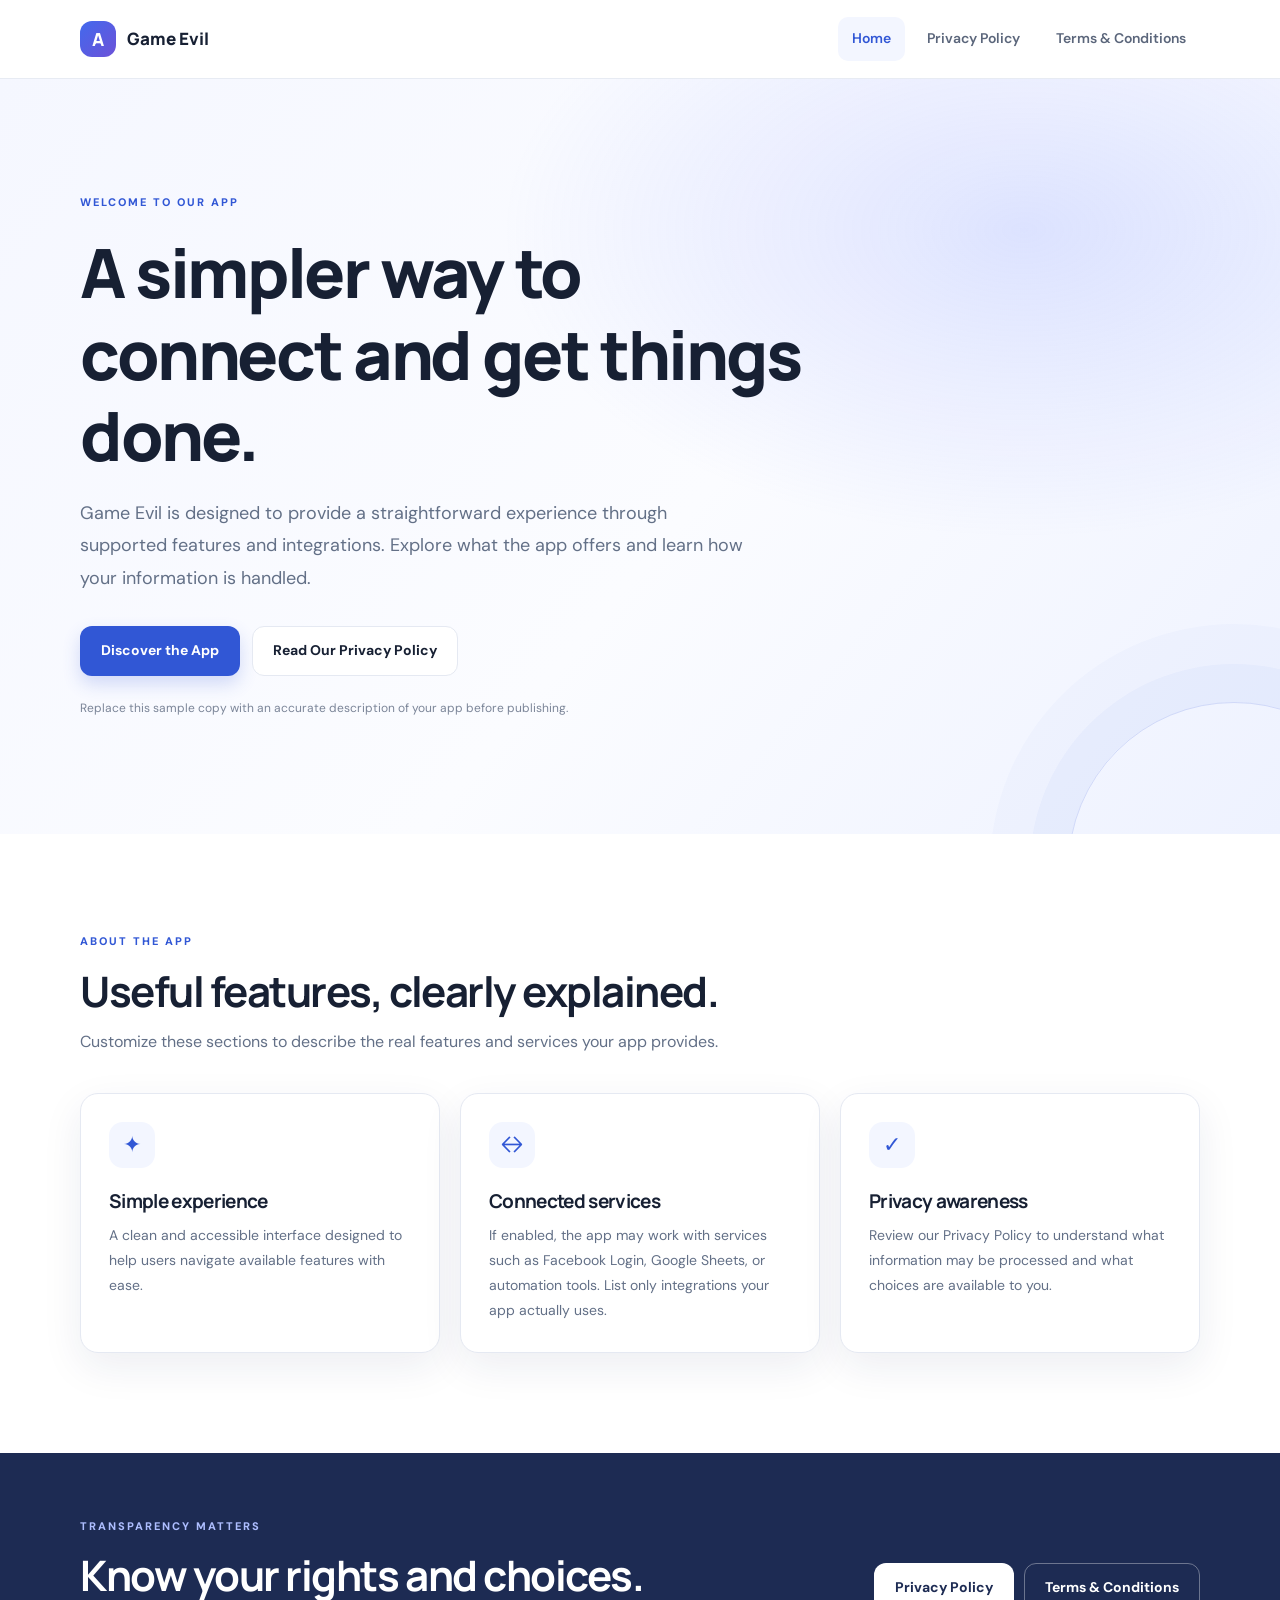
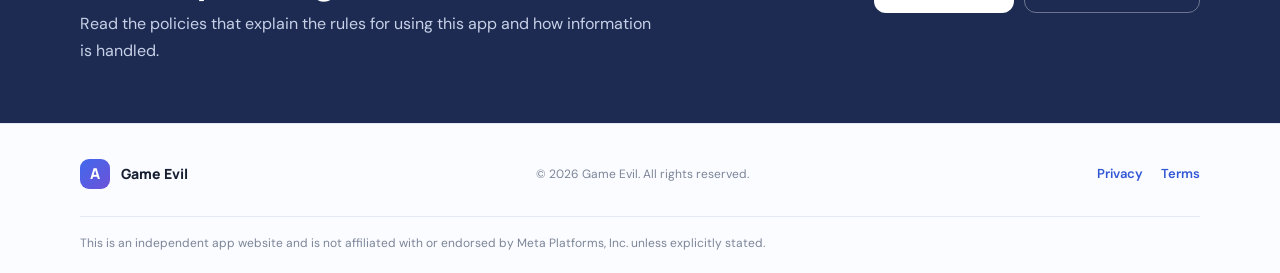
<file: index.html>
<!DOCTYPE html>
<html lang="en">
<head>
  <meta charset="UTF-8">
  <meta name="viewport" content="width=device-width, initial-scale=1.0">
  <meta name="description" content="Learn about our Facebook app, its features, and how we handle information.">
  <title>Home | Game Evil</title>
  <link rel="stylesheet" href="style.css">
</head>
<body>
  <header class="site-header">
    <nav class="navbar container" aria-label="Main navigation">
      <a class="brand" href="index.html"><span class="brand-mark">A</span><span>Game Evil</span></a>
      <button class="menu-toggle" aria-label="Toggle navigation" aria-expanded="false">☰</button>
      <div class="nav-links">
        <a class="active" href="index.html">Home</a>
        <a href="privacy-policy.html">Privacy Policy</a>
        <a href="terms.html">Terms &amp; Conditions</a>
      </div>
    </nav>
  </header>

  <main>
    <section class="hero">
      <div class="container hero-content">
        <span class="eyebrow">WELCOME TO OUR APP</span>
        <h1>A simpler way to connect and get things done.</h1>
        <p class="hero-text">Game Evil is designed to provide a straightforward experience through supported features and integrations. Explore what the app offers and learn how your information is handled.</p>
        <div class="hero-actions">
          <a class="button button-primary" href="#about">Discover the App</a>
          <a class="button button-secondary" href="privacy-policy.html">Read Our Privacy Policy</a>
        </div>
        <p class="small-note">Replace this sample copy with an accurate description of your app before publishing.</p>
      </div>
    </section>

    <section id="about" class="section container">
      <div class="section-heading">
        <span class="eyebrow">ABOUT THE APP</span>
        <h2>Useful features, clearly explained.</h2>
        <p>Customize these sections to describe the real features and services your app provides.</p>
      </div>
      <div class="feature-grid">
        <article class="feature-card">
          <div class="feature-icon">✦</div>
          <h3>Simple experience</h3>
          <p>A clean and accessible interface designed to help users navigate available features with ease.</p>
        </article>
        <article class="feature-card">
          <div class="feature-icon">↔</div>
          <h3>Connected services</h3>
          <p>If enabled, the app may work with services such as Facebook Login, Google Sheets, or automation tools. List only integrations your app actually uses.</p>
        </article>
        <article class="feature-card">
          <div class="feature-icon">✓</div>
          <h3>Privacy awareness</h3>
          <p>Review our Privacy Policy to understand what information may be processed and what choices are available to you.</p>
        </article>
      </div>
    </section>

    <section class="cta-band">
      <div class="container cta-content">
        <div>
          <span class="eyebrow">TRANSPARENCY MATTERS</span>
          <h2>Know your rights and choices.</h2>
          <p>Read the policies that explain the rules for using this app and how information is handled.</p>
        </div>
        <div class="cta-links">
          <a class="button button-light" href="privacy-policy.html">Privacy Policy</a>
          <a class="button button-outline-light" href="terms.html">Terms &amp; Conditions</a>
        </div>
      </div>
    </section>
  </main>

  <footer class="site-footer">
    <div class="container footer-inner">
      <a class="brand footer-brand" href="index.html"><span class="brand-mark">A</span><span>Game Evil</span></a>
      <p>© <span class="year"></span> Game Evil. All rights reserved.</p>
      <div class="footer-links"><a href="privacy-policy.html">Privacy</a><a href="terms.html">Terms</a></div>
    </div>
    <div class="container footer-disclaimer">This is an independent app website and is not affiliated with or endorsed by Meta Platforms, Inc. unless explicitly stated.</div>
  </footer>
  <script src="script.js"></script>
</body>
</html>
</file>
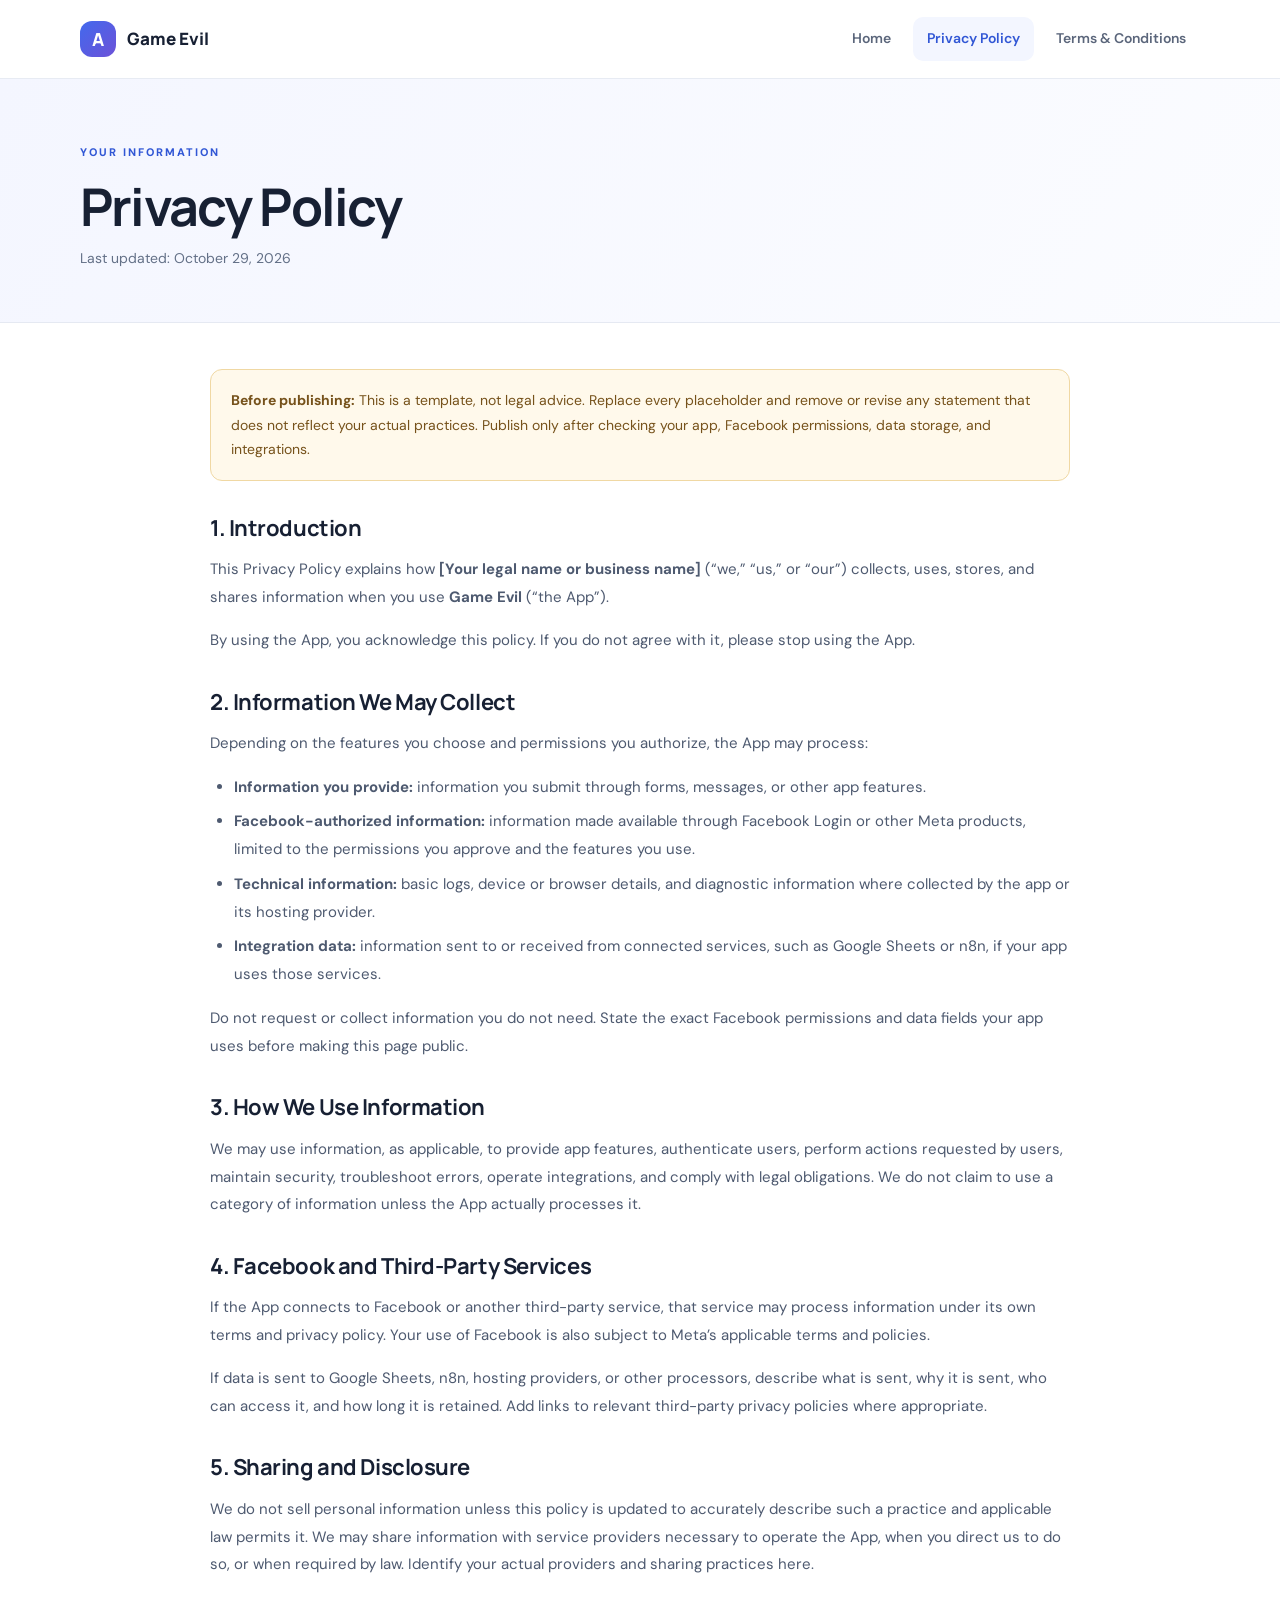
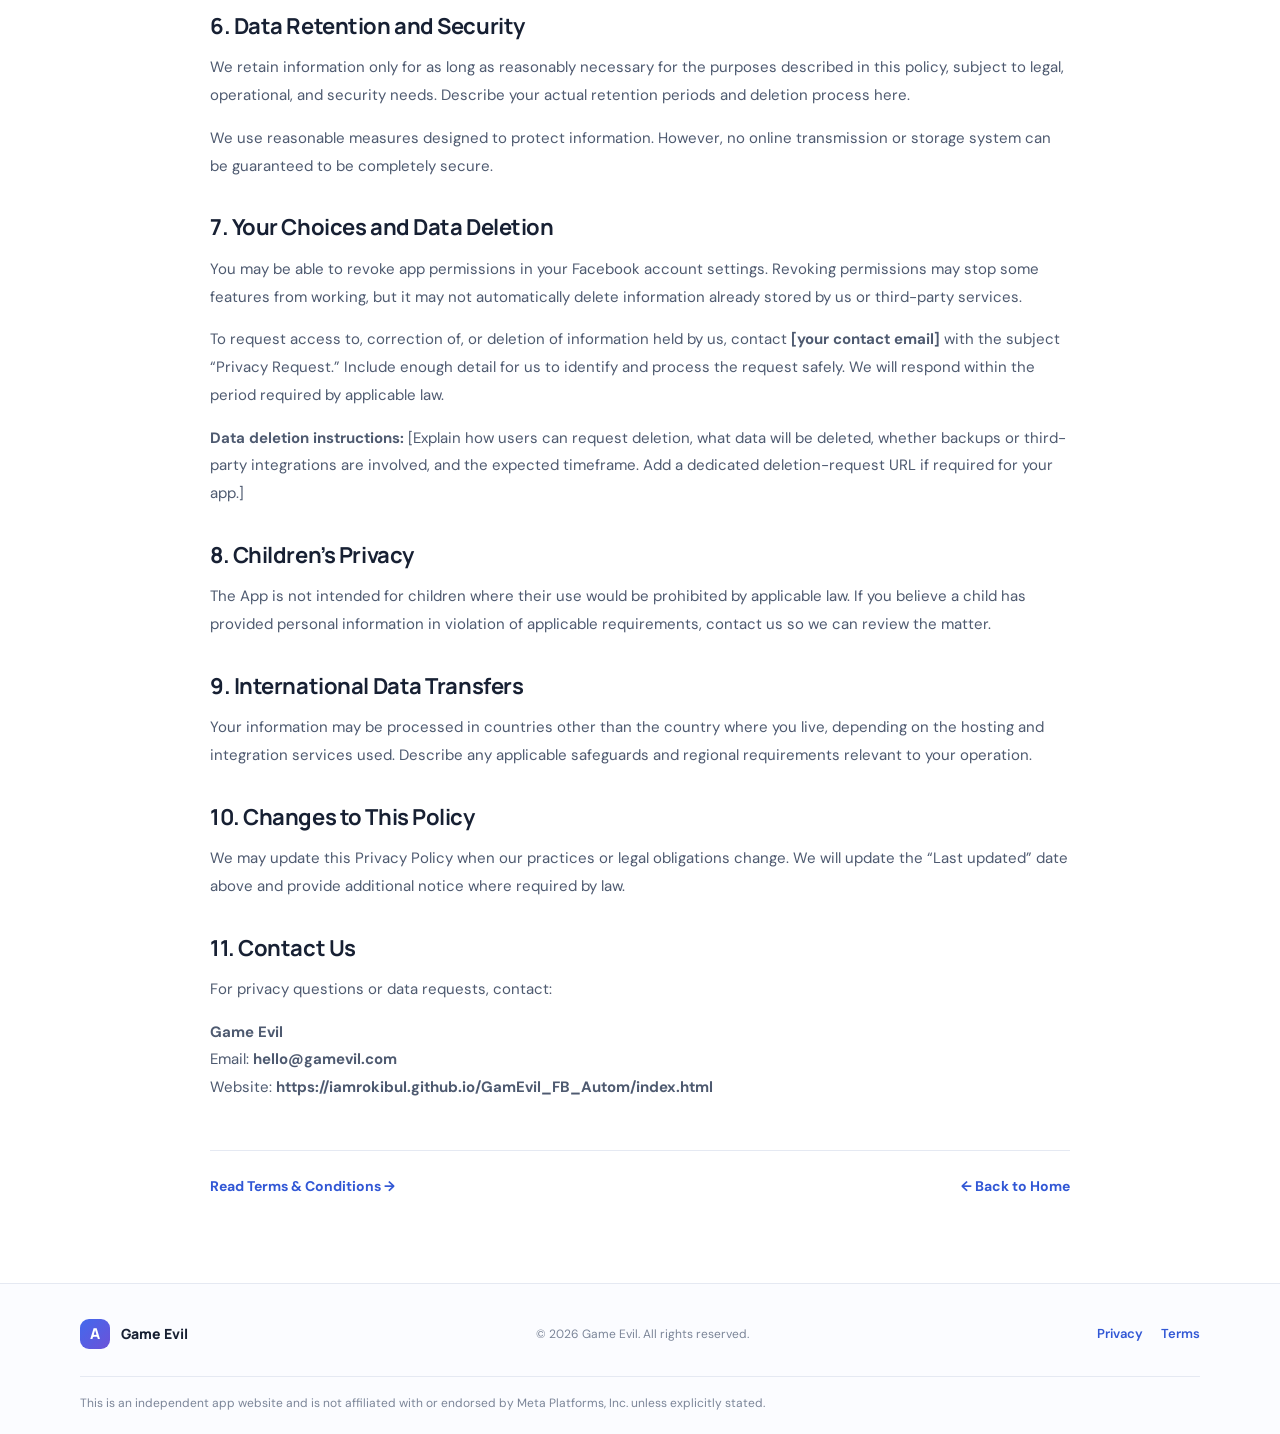
<file: privacy-policy.html>
<!DOCTYPE html>
<html lang="en">
<head>
  <meta charset="UTF-8">
  <meta name="viewport" content="width=device-width, initial-scale=1.0">
  <meta name="description" content="Privacy Policy for Game Evil.">
  <title>Privacy Policy | Game Evil</title>
  <link rel="stylesheet" href="style.css">
</head>
<body>
  <header class="site-header">
    <nav class="navbar container" aria-label="Main navigation">
      <a class="brand" href="index.html"><span class="brand-mark">A</span><span>Game Evil</span></a>
      <button class="menu-toggle" aria-label="Toggle navigation" aria-expanded="false">☰</button>
      <div class="nav-links">
        <a href="index.html">Home</a>
        <a class="active" href="privacy-policy.html">Privacy Policy</a>
        <a href="terms.html">Terms &amp; Conditions</a>
      </div>
    </nav>
  </header>

  <main class="legal-main">
    <section class="legal-hero">
      <div class="container">
        <span class="eyebrow">YOUR INFORMATION</span>
        <h1>Privacy Policy</h1>
        <p>Last updated: October 29, 2026</p>
      </div>
    </section>
    <article class="legal-content container">
      <div class="notice"><strong>Before publishing:</strong> This is a template, not legal advice. Replace every placeholder and remove or revise any statement that does not reflect your actual practices. Publish only after checking your app, Facebook permissions, data storage, and integrations.</div>

      <h2>1. Introduction</h2>
      <p>This Privacy Policy explains how <strong>[Your legal name or business name]</strong> (“we,” “us,” or “our”) collects, uses, stores, and shares information when you use <strong>Game Evil</strong> (“the App”).</p>
      <p>By using the App, you acknowledge this policy. If you do not agree with it, please stop using the App.</p>

      <h2>2. Information We May Collect</h2>
      <p>Depending on the features you choose and permissions you authorize, the App may process:</p>
      <ul>
        <li><strong>Information you provide:</strong> information you submit through forms, messages, or other app features.</li>
        <li><strong>Facebook-authorized information:</strong> information made available through Facebook Login or other Meta products, limited to the permissions you approve and the features you use.</li>
        <li><strong>Technical information:</strong> basic logs, device or browser details, and diagnostic information where collected by the app or its hosting provider.</li>
        <li><strong>Integration data:</strong> information sent to or received from connected services, such as Google Sheets or n8n, if your app uses those services.</li>
      </ul>
      <p>Do not request or collect information you do not need. State the exact Facebook permissions and data fields your app uses before making this page public.</p>

      <h2>3. How We Use Information</h2>
      <p>We may use information, as applicable, to provide app features, authenticate users, perform actions requested by users, maintain security, troubleshoot errors, operate integrations, and comply with legal obligations. We do not claim to use a category of information unless the App actually processes it.</p>

      <h2>4. Facebook and Third-Party Services</h2>
      <p>If the App connects to Facebook or another third-party service, that service may process information under its own terms and privacy policy. Your use of Facebook is also subject to Meta’s applicable terms and policies.</p>
      <p>If data is sent to Google Sheets, n8n, hosting providers, or other processors, describe what is sent, why it is sent, who can access it, and how long it is retained. Add links to relevant third-party privacy policies where appropriate.</p>

      <h2>5. Sharing and Disclosure</h2>
      <p>We do not sell personal information unless this policy is updated to accurately describe such a practice and applicable law permits it. We may share information with service providers necessary to operate the App, when you direct us to do so, or when required by law. Identify your actual providers and sharing practices here.</p>

      <h2>6. Data Retention and Security</h2>
      <p>We retain information only for as long as reasonably necessary for the purposes described in this policy, subject to legal, operational, and security needs. Describe your actual retention periods and deletion process here.</p>
      <p>We use reasonable measures designed to protect information. However, no online transmission or storage system can be guaranteed to be completely secure.</p>

      <h2>7. Your Choices and Data Deletion</h2>
      <p>You may be able to revoke app permissions in your Facebook account settings. Revoking permissions may stop some features from working, but it may not automatically delete information already stored by us or third-party services.</p>
      <p>To request access to, correction of, or deletion of information held by us, contact <strong>[your contact email]</strong> with the subject “Privacy Request.” Include enough detail for us to identify and process the request safely. We will respond within the period required by applicable law.</p>
      <p><strong>Data deletion instructions:</strong> [Explain how users can request deletion, what data will be deleted, whether backups or third-party integrations are involved, and the expected timeframe. Add a dedicated deletion-request URL if required for your app.]</p>

      <h2>8. Children’s Privacy</h2>
      <p>The App is not intended for children where their use would be prohibited by applicable law. If you believe a child has provided personal information in violation of applicable requirements, contact us so we can review the matter.</p>

      <h2>9. International Data Transfers</h2>
      <p>Your information may be processed in countries other than the country where you live, depending on the hosting and integration services used. Describe any applicable safeguards and regional requirements relevant to your operation.</p>

      <h2>10. Changes to This Policy</h2>
      <p>We may update this Privacy Policy when our practices or legal obligations change. We will update the “Last updated” date above and provide additional notice where required by law.</p>

      <h2>11. Contact Us</h2>
      <p>For privacy questions or data requests, contact:</p>
      <p><strong>Game Evil</strong><br>Email: <strong>hello@gamevil.com</strong><br>Website: <strong>https://iamrokibul.github.io/GamEvil_FB_Autom/index.html</strong></p>
      <div class="legal-bottom-links"><a href="terms.html">Read Terms &amp; Conditions →</a><a href="index.html">← Back to Home</a></div>
    </article>
  </main>

  <footer class="site-footer">
    <div class="container footer-inner">
      <a class="brand footer-brand" href="index.html"><span class="brand-mark">A</span><span>Game Evil</span></a>
      <p>© <span class="year"></span> Game Evil. All rights reserved.</p>
      <div class="footer-links"><a href="privacy-policy.html">Privacy</a><a href="terms.html">Terms</a></div>
    </div>
    <div class="container footer-disclaimer">This is an independent app website and is not affiliated with or endorsed by Meta Platforms, Inc. unless explicitly stated.</div>
  </footer>
  <script src="script.js"></script>
</body>
</html>
</file>
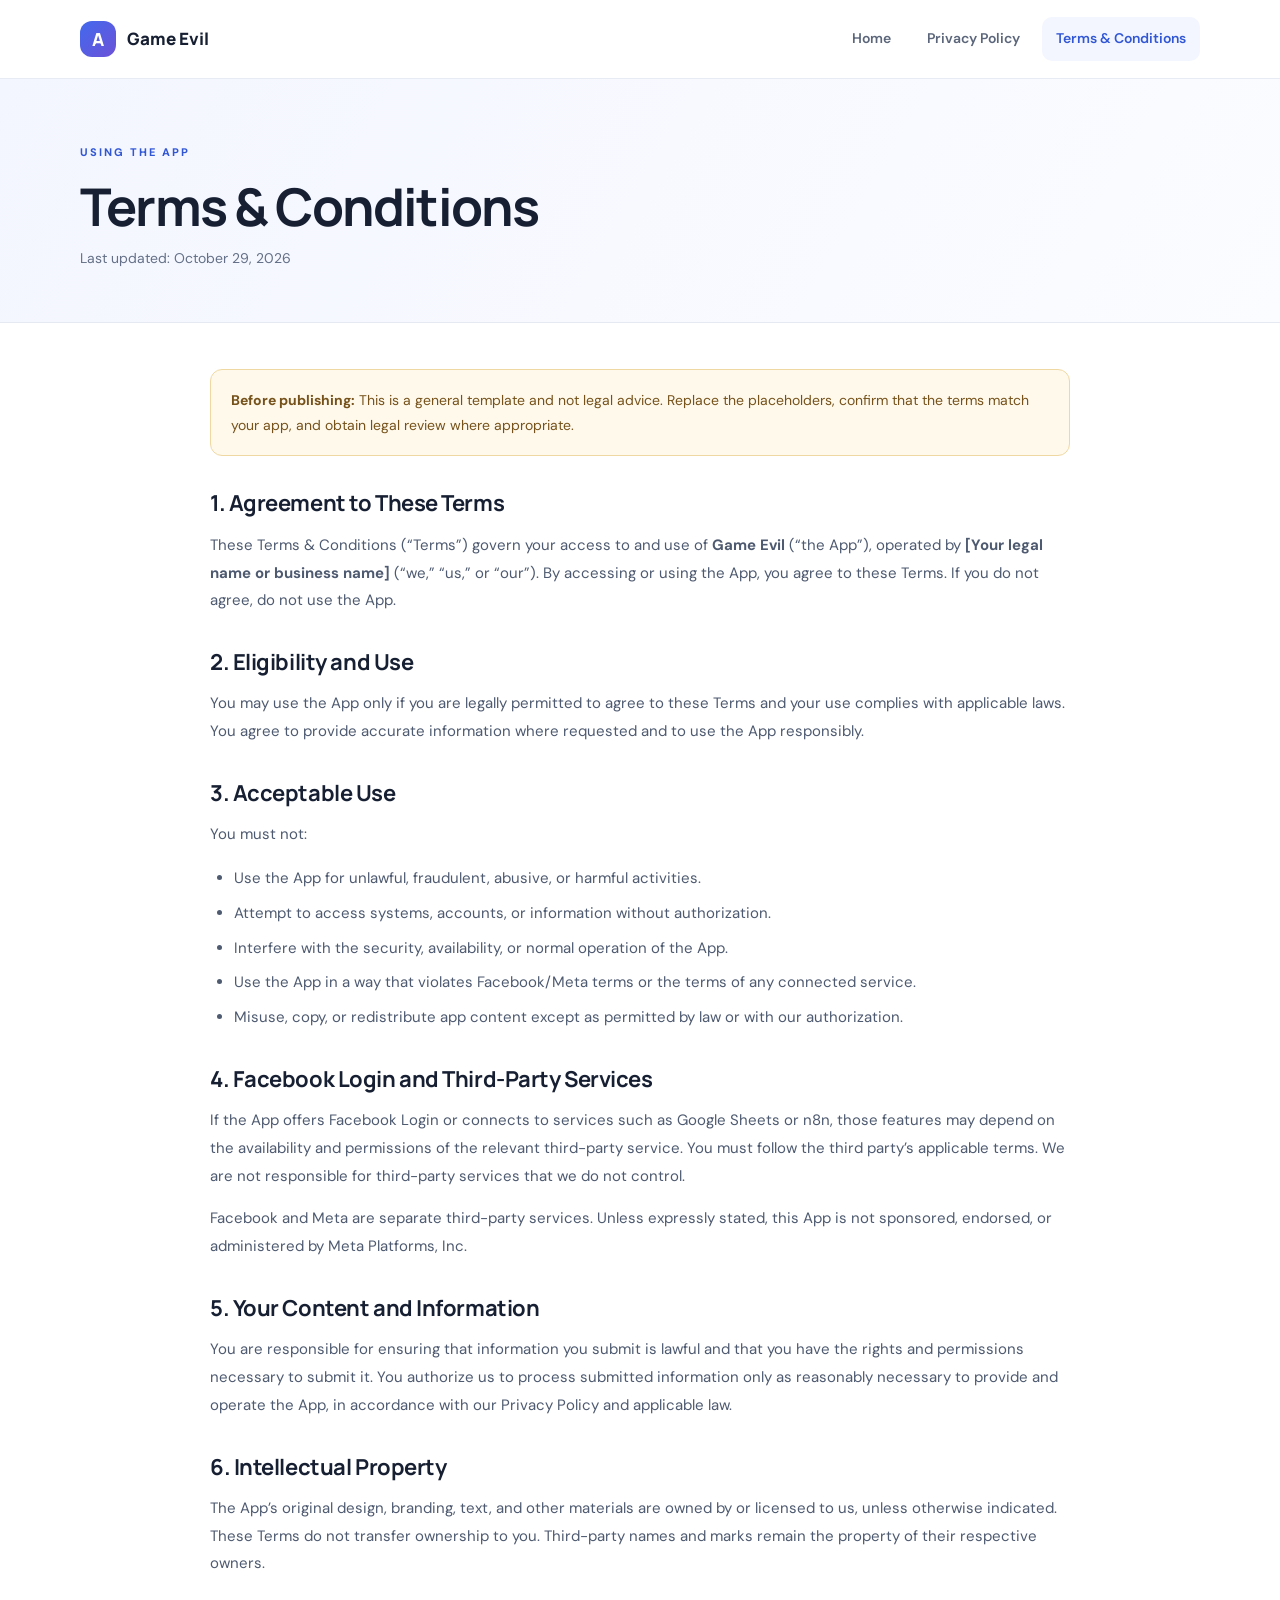
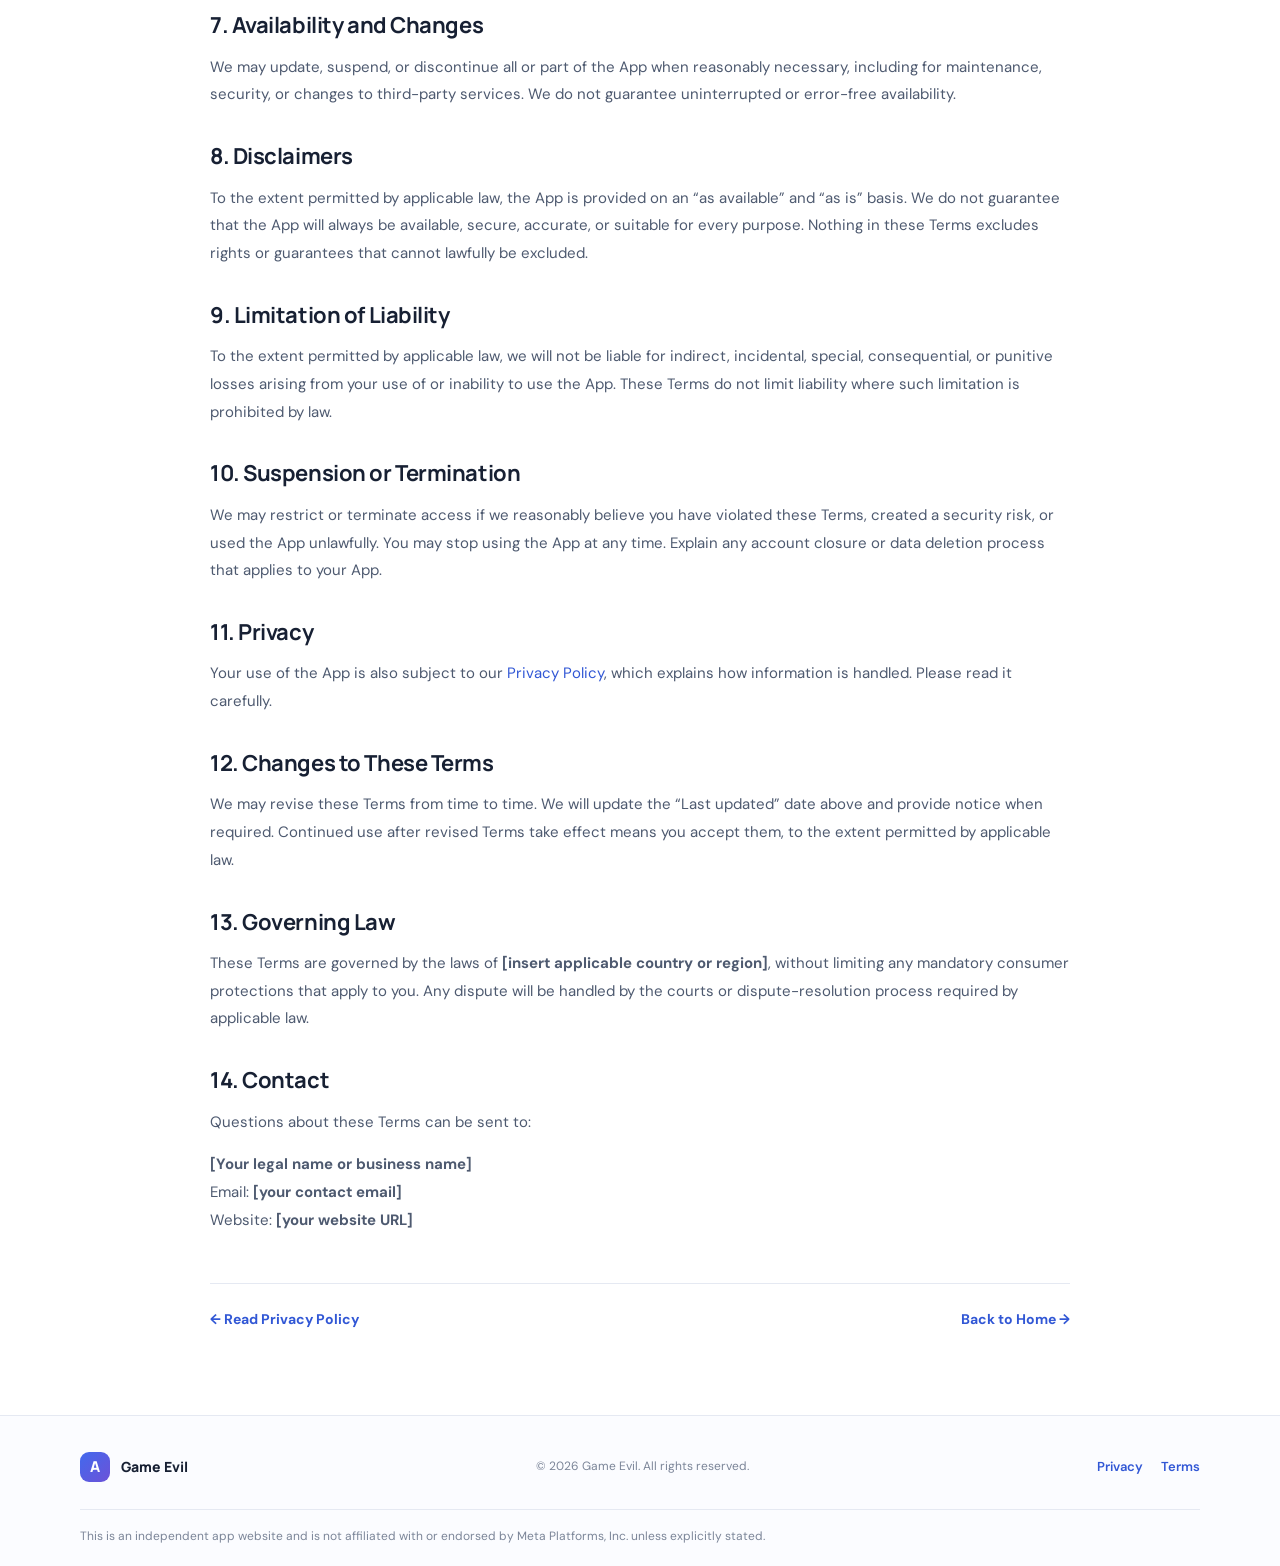
<file: terms.html>
<!DOCTYPE html>
<html lang="en">
<head>
  <meta charset="UTF-8">
  <meta name="viewport" content="width=device-width, initial-scale=1.0">
  <meta name="description" content="Terms and Conditions for Game Evil.">
  <title>Terms &amp; Conditions | Game Evil</title>
  <link rel="stylesheet" href="style.css">
</head>
<body>
  <header class="site-header">
    <nav class="navbar container" aria-label="Main navigation">
      <a class="brand" href="index.html"><span class="brand-mark">A</span><span>Game Evil</span></a>
      <button class="menu-toggle" aria-label="Toggle navigation" aria-expanded="false">☰</button>
      <div class="nav-links">
        <a href="index.html">Home</a>
        <a href="privacy-policy.html">Privacy Policy</a>
        <a class="active" href="terms.html">Terms &amp; Conditions</a>
      </div>
    </nav>
  </header>

  <main class="legal-main">
    <section class="legal-hero">
      <div class="container">
        <span class="eyebrow">USING THE APP</span>
        <h1>Terms &amp; Conditions</h1>
        <p>Last updated: October 29, 2026</p>
      </div>
    </section>
    <article class="legal-content container">
      <div class="notice"><strong>Before publishing:</strong> This is a general template and not legal advice. Replace the placeholders, confirm that the terms match your app, and obtain legal review where appropriate.</div>

      <h2>1. Agreement to These Terms</h2>
      <p>These Terms &amp; Conditions (“Terms”) govern your access to and use of <strong>Game Evil</strong> (“the App”), operated by <strong>[Your legal name or business name]</strong> (“we,” “us,” or “our”). By accessing or using the App, you agree to these Terms. If you do not agree, do not use the App.</p>

      <h2>2. Eligibility and Use</h2>
      <p>You may use the App only if you are legally permitted to agree to these Terms and your use complies with applicable laws. You agree to provide accurate information where requested and to use the App responsibly.</p>

      <h2>3. Acceptable Use</h2>
      <p>You must not:</p>
      <ul>
        <li>Use the App for unlawful, fraudulent, abusive, or harmful activities.</li>
        <li>Attempt to access systems, accounts, or information without authorization.</li>
        <li>Interfere with the security, availability, or normal operation of the App.</li>
        <li>Use the App in a way that violates Facebook/Meta terms or the terms of any connected service.</li>
        <li>Misuse, copy, or redistribute app content except as permitted by law or with our authorization.</li>
      </ul>

      <h2>4. Facebook Login and Third-Party Services</h2>
      <p>If the App offers Facebook Login or connects to services such as Google Sheets or n8n, those features may depend on the availability and permissions of the relevant third-party service. You must follow the third party’s applicable terms. We are not responsible for third-party services that we do not control.</p>
      <p>Facebook and Meta are separate third-party services. Unless expressly stated, this App is not sponsored, endorsed, or administered by Meta Platforms, Inc.</p>

      <h2>5. Your Content and Information</h2>
      <p>You are responsible for ensuring that information you submit is lawful and that you have the rights and permissions necessary to submit it. You authorize us to process submitted information only as reasonably necessary to provide and operate the App, in accordance with our Privacy Policy and applicable law.</p>

      <h2>6. Intellectual Property</h2>
      <p>The App’s original design, branding, text, and other materials are owned by or licensed to us, unless otherwise indicated. These Terms do not transfer ownership to you. Third-party names and marks remain the property of their respective owners.</p>

      <h2>7. Availability and Changes</h2>
      <p>We may update, suspend, or discontinue all or part of the App when reasonably necessary, including for maintenance, security, or changes to third-party services. We do not guarantee uninterrupted or error-free availability.</p>

      <h2>8. Disclaimers</h2>
      <p>To the extent permitted by applicable law, the App is provided on an “as available” and “as is” basis. We do not guarantee that the App will always be available, secure, accurate, or suitable for every purpose. Nothing in these Terms excludes rights or guarantees that cannot lawfully be excluded.</p>

      <h2>9. Limitation of Liability</h2>
      <p>To the extent permitted by applicable law, we will not be liable for indirect, incidental, special, consequential, or punitive losses arising from your use of or inability to use the App. These Terms do not limit liability where such limitation is prohibited by law.</p>

      <h2>10. Suspension or Termination</h2>
      <p>We may restrict or terminate access if we reasonably believe you have violated these Terms, created a security risk, or used the App unlawfully. You may stop using the App at any time. Explain any account closure or data deletion process that applies to your App.</p>

      <h2>11. Privacy</h2>
      <p>Your use of the App is also subject to our <a href="privacy-policy.html">Privacy Policy</a>, which explains how information is handled. Please read it carefully.</p>

      <h2>12. Changes to These Terms</h2>
      <p>We may revise these Terms from time to time. We will update the “Last updated” date above and provide notice when required. Continued use after revised Terms take effect means you accept them, to the extent permitted by applicable law.</p>

      <h2>13. Governing Law</h2>
      <p>These Terms are governed by the laws of <strong>[insert applicable country or region]</strong>, without limiting any mandatory consumer protections that apply to you. Any dispute will be handled by the courts or dispute-resolution process required by applicable law.</p>

      <h2>14. Contact</h2>
      <p>Questions about these Terms can be sent to:</p>
      <p><strong>[Your legal name or business name]</strong><br>Email: <strong>[your contact email]</strong><br>Website: <strong>[your website URL]</strong></p>
      <div class="legal-bottom-links"><a href="privacy-policy.html">← Read Privacy Policy</a><a href="index.html">Back to Home →</a></div>
    </article>
  </main>

  <footer class="site-footer">
    <div class="container footer-inner">
      <a class="brand footer-brand" href="index.html"><span class="brand-mark">A</span><span>Game Evil</span></a>
      <p>© <span class="year"></span> Game Evil. All rights reserved.</p>
      <div class="footer-links"><a href="privacy-policy.html">Privacy</a><a href="terms.html">Terms</a></div>
    </div>
    <div class="container footer-disclaimer">This is an independent app website and is not affiliated with or endorsed by Meta Platforms, Inc. unless explicitly stated.</div>
  </footer>
  <script src="script.js"></script>
</body>
</html>
</file>
<file: style.css>
@import url('https://fonts.googleapis.com/css2?family=DM+Sans:wght@400;500;600;700&family=Manrope:wght@400;500;600;700;800&display=swap');

:root {
  --ink: #172033;
  --muted: #637087;
  --primary: #3157d5;
  --primary-dark: #2443b4;
  --pale: #f3f6ff;
  --line: #e5e9f2;
  --white: #fff;
  --radius: 18px;
  --shadow: 0 14px 40px rgba(24, 42, 91, .08);
}
* { box-sizing: border-box; }
html { scroll-behavior: smooth; }
body { margin: 0; color: var(--ink); background: var(--white); font-family: 'DM Sans', sans-serif; line-height: 1.7; }
a { color: var(--primary); text-decoration: none; }
a:hover { color: var(--primary-dark); }
.container { width: min(1120px, calc(100% - 40px)); margin: 0 auto; }
.site-header { position: sticky; top: 0; z-index: 10; background: rgba(255,255,255,.94); backdrop-filter: blur(14px); border-bottom: 1px solid rgba(229,233,242,.9); }
.navbar { min-height: 78px; display: flex; align-items: center; justify-content: space-between; gap: 24px; }
.brand { display: inline-flex; align-items: center; gap: 11px; color: var(--ink); font-family: 'Manrope', sans-serif; font-size: 17px; font-weight: 800; white-space: nowrap; }
.brand:hover { color: var(--ink); }
.brand-mark { display: inline-grid; place-items: center; width: 36px; height: 36px; border-radius: 12px; color: white; background: linear-gradient(135deg, #4269ed, #6c52d8); font-size: 18px; }
.nav-links { display: flex; align-items: center; gap: 8px; }
.nav-links a { color: #5b667b; padding: 10px 14px; border-radius: 10px; font-size: 14px; font-weight: 600; transition: .2s ease; }
.nav-links a:hover, .nav-links a.active { background: var(--pale); color: var(--primary); }
.menu-toggle { display: none; border: 1px solid var(--line); background: white; color: var(--ink); border-radius: 10px; font-size: 22px; width: 44px; height: 42px; cursor: pointer; }
.hero { overflow: hidden; position: relative; background: radial-gradient(ellipse at 80% 20%, rgba(124,145,255,.23), transparent 36%), linear-gradient(130deg, #f5f7ff 0%, #fbfcff 55%, #eef2ff 100%); }
.hero::after { content: ''; position: absolute; width: 330px; height: 330px; right: -120px; bottom: -200px; border: 1px solid rgba(49,87,213,.17); border-radius: 50%; box-shadow: 0 0 0 38px rgba(49,87,213,.035), 0 0 0 78px rgba(49,87,213,.025); }
.hero-content { position: relative; z-index: 1; padding-top: 108px; padding-bottom: 104px; max-width: 1120px; }
.eyebrow { display: inline-block; color: var(--primary); font-size: 11px; letter-spacing: 2px; font-weight: 800; }
h1, h2, h3 { font-family: 'Manrope', sans-serif; line-height: 1.2; letter-spacing: -.035em; }
.hero h1 { max-width: 760px; margin: 18px 0 20px; font-size: clamp(40px, 6vw, 68px); font-weight: 800; }
.hero-text { max-width: 670px; margin: 0; color: var(--muted); font-size: 18px; line-height: 1.8; }
.hero-actions { display: flex; flex-wrap: wrap; gap: 12px; margin-top: 32px; }
.button { display: inline-flex; align-items: center; justify-content: center; min-height: 48px; padding: 12px 20px; border: 1px solid transparent; border-radius: 12px; font-size: 14px; font-weight: 700; transition: transform .2s, background .2s; }
.button:hover { transform: translateY(-2px); }
.button-primary { color: white; background: var(--primary); box-shadow: 0 8px 18px rgba(49,87,213,.2); }
.button-primary:hover { color: white; background: var(--primary-dark); }
.button-secondary { color: var(--ink); background: white; border-color: var(--line); }
.small-note { margin-top: 22px; color: #7b8598; font-size: 12px; }
.section { padding-top: 92px; padding-bottom: 100px; }
.section-heading { max-width: 650px; margin-bottom: 38px; }
.section-heading h2, .cta-content h2 { margin: 12px 0; font-size: clamp(29px, 4vw, 42px); }
.section-heading p, .cta-content p { color: var(--muted); margin: 0; }
.feature-grid { display: grid; grid-template-columns: repeat(3, minmax(0, 1fr)); gap: 20px; }
.feature-card { padding: 28px; border: 1px solid var(--line); border-radius: var(--radius); background: white; box-shadow: var(--shadow); }
.feature-icon { display: grid; place-items: center; width: 46px; height: 46px; border-radius: 14px; background: var(--pale); color: var(--primary); font-size: 22px; }
.feature-card h3 { margin: 22px 0 10px; font-size: 19px; }
.feature-card p { margin: 0; color: var(--muted); font-size: 14px; line-height: 1.8; }
.cta-band { background: #1d2b53; color: white; padding: 58px 0; }
.cta-content { display: flex; align-items: center; justify-content: space-between; gap: 36px; }
.cta-content .eyebrow { color: #aebeff; }
.cta-content h2 { margin-bottom: 10px; }
.cta-content p { max-width: 580px; color: #c7d0e6; }
.cta-links { display: flex; flex-wrap: wrap; gap: 10px; flex-shrink: 0; }
.button-light { color: #1d2b53; background: white; }
.button-light:hover { color: #1d2b53; background: #f0f3ff; }
.button-outline-light { color: white; border-color: rgba(255,255,255,.35); background: transparent; }
.button-outline-light:hover { color: white; background: rgba(255,255,255,.08); }
.site-footer { padding: 28px 0 20px; border-top: 1px solid var(--line); background: #fbfcff; }
.footer-inner { display: flex; align-items: center; justify-content: space-between; gap: 20px; }
.footer-brand { font-size: 14px; }
.footer-brand .brand-mark { width: 30px; height: 30px; font-size: 15px; border-radius: 9px; }
.footer-inner p, .footer-disclaimer { color: #7b8598; font-size: 12px; }
.footer-links { display: flex; gap: 18px; font-size: 13px; font-weight: 600; }
.footer-disclaimer { padding-top: 16px; border-top: 1px solid var(--line); margin-top: 20px; }
.legal-hero { padding: 58px 0 52px; background: linear-gradient(120deg, #f4f6ff, #fbfcff); border-bottom: 1px solid var(--line); }
.legal-hero h1 { margin: 12px 0 8px; font-size: clamp(36px, 5vw, 52px); }
.legal-hero p { margin: 0; color: var(--muted); font-size: 14px; }
.legal-content { max-width: 860px; padding-top: 46px; padding-bottom: 84px; }
.legal-content h2 { margin: 34px 0 12px; font-size: 22px; letter-spacing: -.02em; }
.legal-content p, .legal-content li { color: #4e5a70; font-size: 15px; line-height: 1.85; }
.legal-content ul { padding-left: 24px; }
.legal-content li { margin: 7px 0; }
.notice { padding: 18px 20px; border: 1px solid #f0d8a3; border-radius: 12px; background: #fff9eb; color: #76521b; font-size: 14px; line-height: 1.75; }
.legal-bottom-links { display: flex; justify-content: space-between; flex-wrap: wrap; gap: 16px; margin-top: 48px; padding-top: 24px; border-top: 1px solid var(--line); font-size: 14px; font-weight: 700; }

@media (max-width: 760px) {
  .container { width: min(100% - 32px, 1120px); }
  .navbar { min-height: 70px; flex-wrap: wrap; padding-top: 12px; padding-bottom: 12px; }
  .menu-toggle { display: block; }
  .nav-links { display: none; width: 100%; flex-direction: column; align-items: stretch; gap: 4px; padding: 6px 0 4px; }
  .nav-links.open { display: flex; }
  .nav-links a { padding: 12px; }
  .hero-content { padding-top: 76px; padding-bottom: 74px; }
  .hero-text { font-size: 16px; }
  .feature-grid { grid-template-columns: 1fr; }
  .section { padding-top: 68px; padding-bottom: 72px; }
  .cta-content { align-items: flex-start; flex-direction: column; }
  .footer-inner { align-items: flex-start; flex-direction: column; gap: 10px; }
  .footer-inner p { margin: 0; }
  .legal-hero { padding: 42px 0 38px; }
  .legal-content { padding-top: 30px; padding-bottom: 60px; }
}
@media (prefers-reduced-motion: reduce) {
  html { scroll-behavior: auto; }
  *, *::before, *::after { transition: none !important; }
}
</file>
